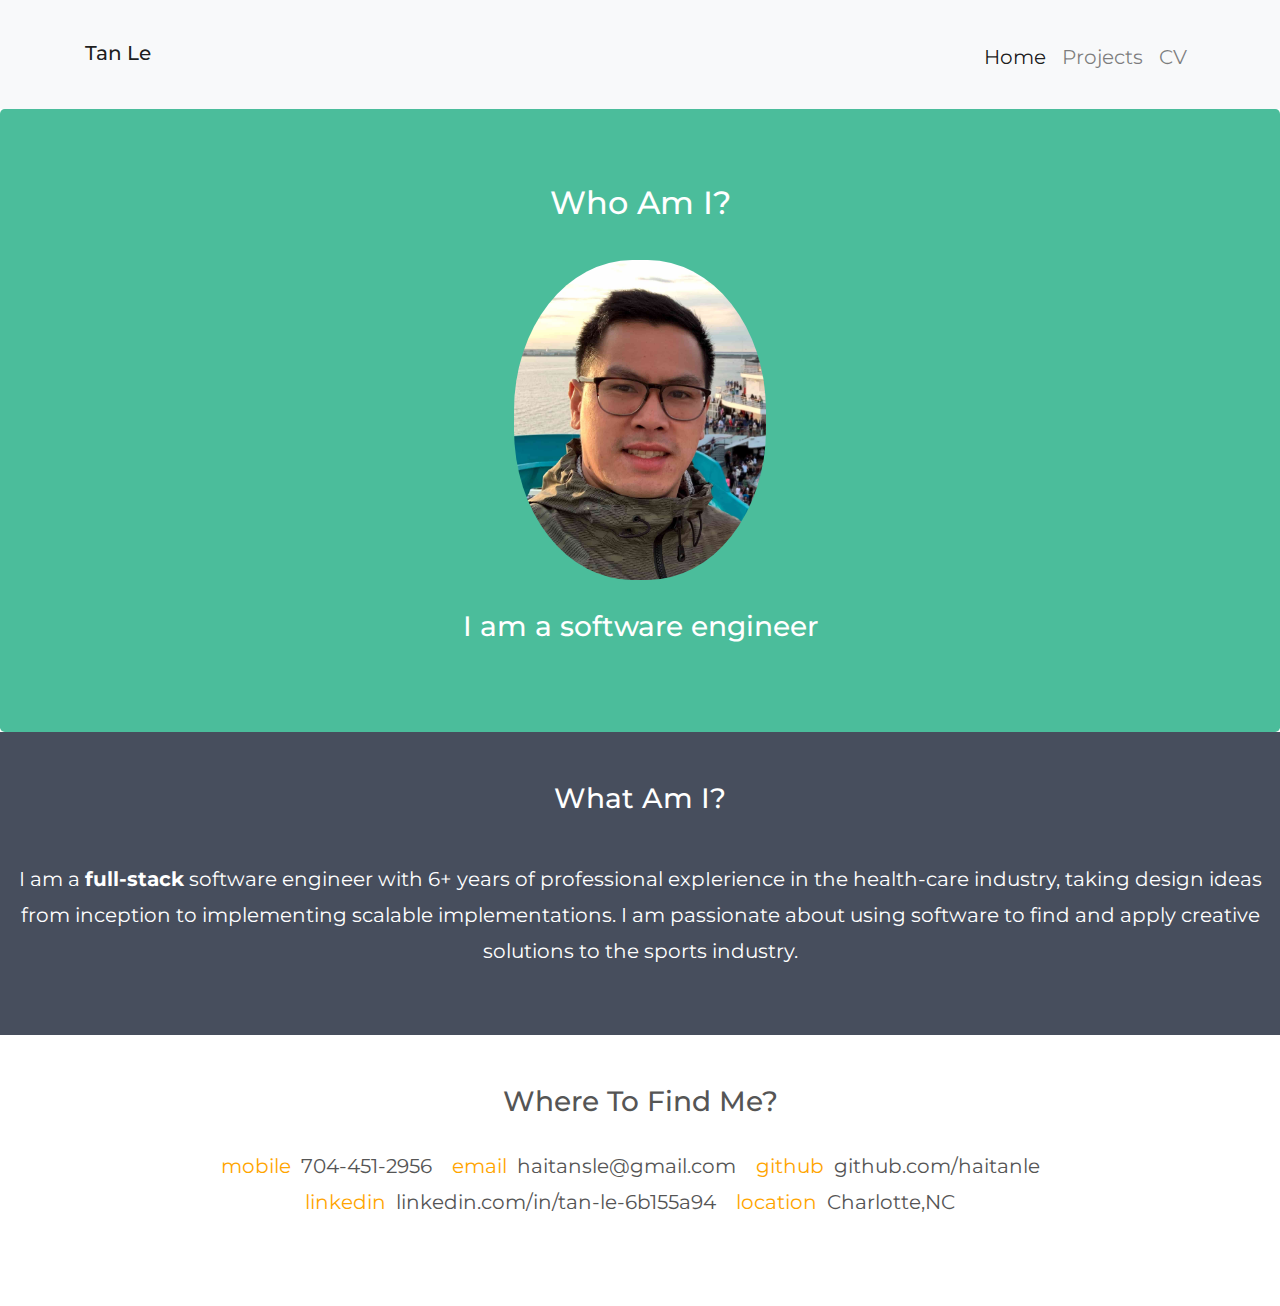
<file: index.html>
<!DOCTYPE html>

<html lang="en">
  <head>
    <!-- Required meta tags -->
    <meta charset="utf-8">

    <meta name="viewport" content="width=device-width, initial-scale=1">

    <!-- Bootstrap CSS -->
    <link rel="stylesheet" href="https://stackpath.bootstrapcdn.com/bootstrap/4.3.1/css/bootstrap.min.css" integrity="sha384-ggOyR0iXCbMQv3Xipma34MD+dH/1fQ784/j6cY/iJTQUOhcWr7x9JvoRxT2MZw1T" crossorigin="anonymous">
    <link href="https://fonts.googleapis.com/css?family=Montserrat" rel="stylesheet">
    <link rel="stylesheet" type="text/css" href="style.css">

    <title>Tan Le's Webpage</title>
  </head>
<body>

  <nav class="navbar navbar-expand-lg navbar-light bg-light">
  <div class="container">
  <h1 class="navbar-brand" href="#">Tan Le</h1>
  <button class="navbar-toggler" type="button" data-toggle="collapse" data-target="#navbarNav" aria-controls="navbarNav" aria-expanded="false" aria-label="Toggle navigation">
    <span class="navbar-toggler-icon"></span>
  </button>
  <div class="collapse justify-content-end navbar-collapse" id="navbarNav">
    <ul class="navbar-nav">
      <li class="nav-item active">
        <a class="nav-link" href="#">Home <span class="sr-only">(current)</span></a>
      </li>
      <li class="nav-item">
        <a class="nav-link" href="projects.html">Projects</a>
      </li>
      <li class="nav-item">
        <a class="nav-link" href="portfolio-resume-mvc/index.html">CV</a>
      </li>
<!--       <li class="nav-item">
        <a class="nav-link" href="#">Blog</a>
      </li> -->
    </ul>
  </div>
</div>
</nav>

<div class="jumbotron bio text-center">
  <h2>Who Am I?</h2>
  <img class="img-fluid" src="biopic.jpg" alt="a picture of Tan Le">
  <h3>I am a software engineer</h3>
</div>

<div class="container-fluid description text-center">
  <h3>What Am I?</h3>
  <p>I am a <b>full-stack</b> software engineer with 6+ years of professional expIerience in the health-care industry, taking design ideas from inception to implementing scalable implementations. I am passionate about using software to find and apply creative solutions to the sports industry.</p>
</div>

<footer class="container-fluid contact text-center">
  <h3>Where To Find Me?</h3>
  <ul class="container"><li><span class="orange-text">mobile</span><span class="white-text">704-451-2956</span></li><li><span class="orange-text">email</span><span class="white-text">haitansle@gmail.com</span></li><li><span class="orange-text">github</span><span class="white-text"><a href="https://www.github.com/haitanle">github.com/haitanle</a></span></li><li><span class="orange-text">linkedin</span><span class="white-text"><a href="https://www.linkedin.com/in/tan-le-6b155a94">linkedin.com/in/tan-le-6b155a94</a></span></li><li><span class="orange-text">location</span><span class="white-text">Charlotte,NC</span></li></ul>
</footer>



    <!-- Optional JavaScript -->
    <!-- jQuery first, then Popper.js, then Bootstrap JS -->
    <script src="https://code.jquery.com/jquery-3.3.1.slim.min.js" integrity="sha384-q8i/X+965DzO0rT7abK41JStQIAqVgRVzpbzo5smXKp4YfRvH+8abtTE1Pi6jizo" crossorigin="anonymous"></script>

    <script src="https://cdnjs.cloudflare.com/ajax/libs/popper.js/1.14.7/umd/popper.min.js" integrity="sha384-UO2eT0CpHqdSJQ6hJty5KVphtPhzWj9WO1clHTMGa3JDZwrnQq4sF86dIHNDz0W1" crossorigin="anonymous"></script>

    <script src="https://stackpath.bootstrapcdn.com/bootstrap/4.3.1/js/bootstrap.min.js" integrity="sha384-JjSmVgyd0p3pXB1rRibZUAYoIIy6OrQ6VrjIEaFf/nJGzIxFDsf4x0xIM+B07jRM" crossorigin="anonymous"></script>
  </body>
</html>
</file>
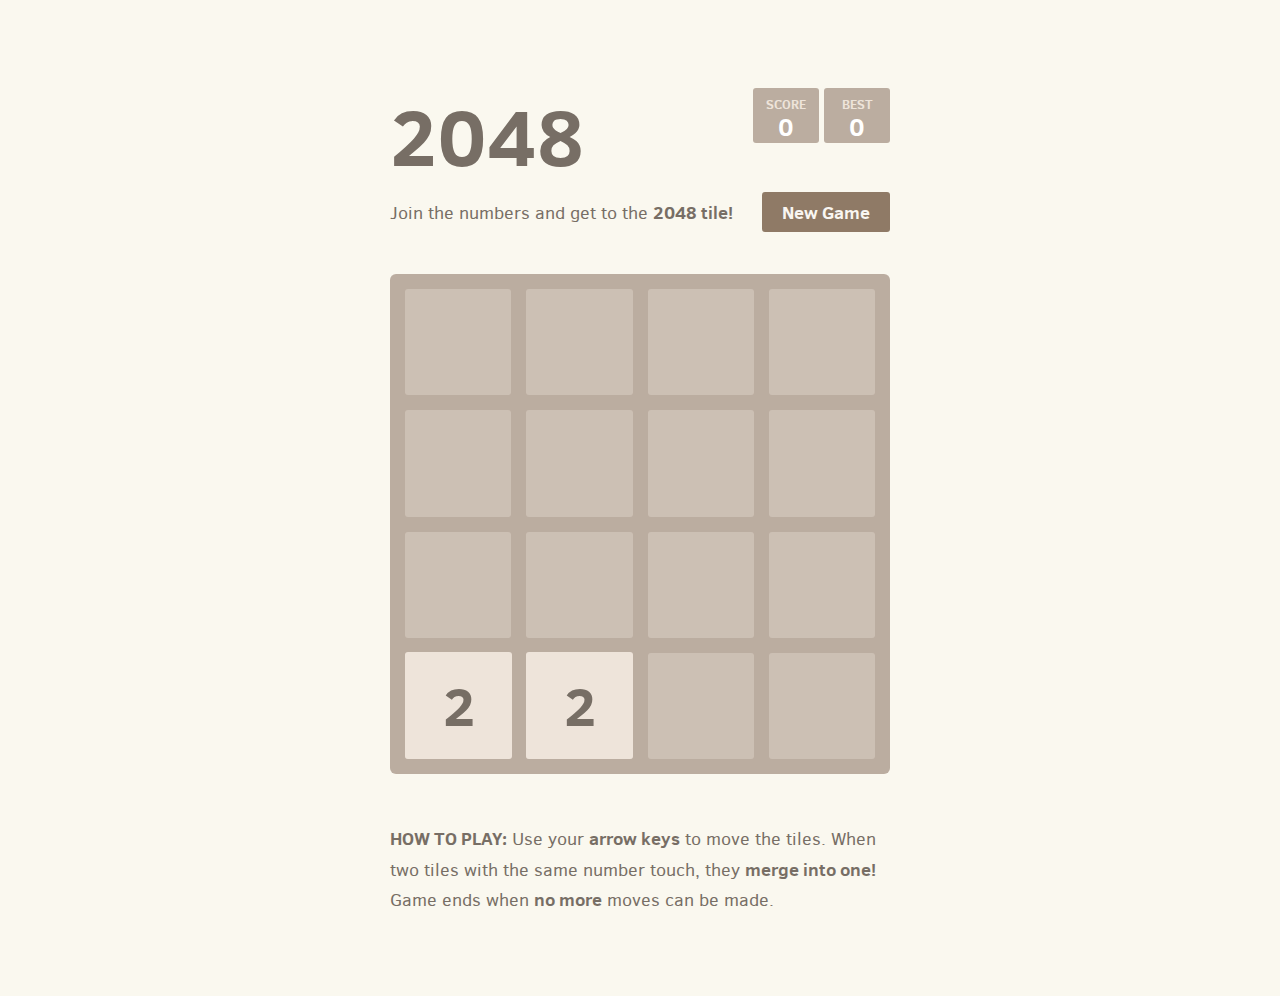
<file: 2048/index.html>
<!DOCTYPE html>
<html>
<head>
  <meta charset="utf-8">
  <title>2048</title>

  <link href="style/main.css" rel="stylesheet" type="text/css">
  <link rel="shortcut icon" href="favicon.ico">
  <link rel="apple-touch-icon" href="meta/apple-touch-icon.png">
  <link rel="apple-touch-startup-image" href="meta/apple-touch-startup-image-640x1096.png" media="(device-width: 320px) and (device-height: 568px) and (-webkit-device-pixel-ratio: 2)"> <!-- iPhone 5+ -->
  <link rel="apple-touch-startup-image" href="meta/apple-touch-startup-image-640x920.png"  media="(device-width: 320px) and (device-height: 480px) and (-webkit-device-pixel-ratio: 2)"> <!-- iPhone, retina -->
  <meta name="apple-mobile-web-app-capable" content="yes">
  <meta name="apple-mobile-web-app-status-bar-style" content="black">

  <meta name="HandheldFriendly" content="True">
  <meta name="MobileOptimized" content="320">
  <meta name="viewport" content="width=device-width, target-densitydpi=160dpi, initial-scale=1.0, maximum-scale=1, user-scalable=no, minimal-ui">
</head>
<body>
  <div class="container">
    <div class="heading">
      <h1 class="title">2048</h1>
      <div class="scores-container">
        <div class="score-container">0</div>
        <div class="best-container">0</div>
      </div>
    </div>

    <div class="above-game">
      <p class="game-intro">Join the numbers and get to the <strong>2048 tile!</strong></p>
      <a class="restart-button">New Game</a>
    </div>

    <div class="game-container">
      <div class="game-message">
        <p></p>
        <div class="lower">
	        <a class="keep-playing-button">Keep going</a>
          <a class="retry-button">Try again</a>
        </div>
      </div>

      <div class="grid-container">
        <div class="grid-row">
          <div class="grid-cell"></div>
          <div class="grid-cell"></div>
          <div class="grid-cell"></div>
          <div class="grid-cell"></div>
        </div>
        <div class="grid-row">
          <div class="grid-cell"></div>
          <div class="grid-cell"></div>
          <div class="grid-cell"></div>
          <div class="grid-cell"></div>
        </div>
        <div class="grid-row">
          <div class="grid-cell"></div>
          <div class="grid-cell"></div>
          <div class="grid-cell"></div>
          <div class="grid-cell"></div>
        </div>
        <div class="grid-row">
          <div class="grid-cell"></div>
          <div class="grid-cell"></div>
          <div class="grid-cell"></div>
          <div class="grid-cell"></div>
        </div>
      </div>

      <div class="tile-container">

      </div>
    </div>

    <p class="game-explanation">
      <strong class="important">How to play:</strong> Use your <strong>arrow keys</strong> to move the tiles. When two tiles with the same number touch, they <strong>merge into one!</strong> Game ends when <strong>no more</strong> moves can be made.
    </p>
  </div>

  <script src="js/bind_polyfill.js"></script>
  <script src="js/classlist_polyfill.js"></script>
  <script src="js/animframe_polyfill.js"></script>
  <script src="js/keyboard_input_manager.js"></script>
  <script src="js/html_actuator.js"></script>
  <script src="js/grid.js"></script>
  <script src="js/tile.js"></script>
  <script src="js/local_storage_manager.js"></script>
  <script src="js/game_manager.js"></script>
  <script src="js/application.js"></script>
</body>
</html>
</file>
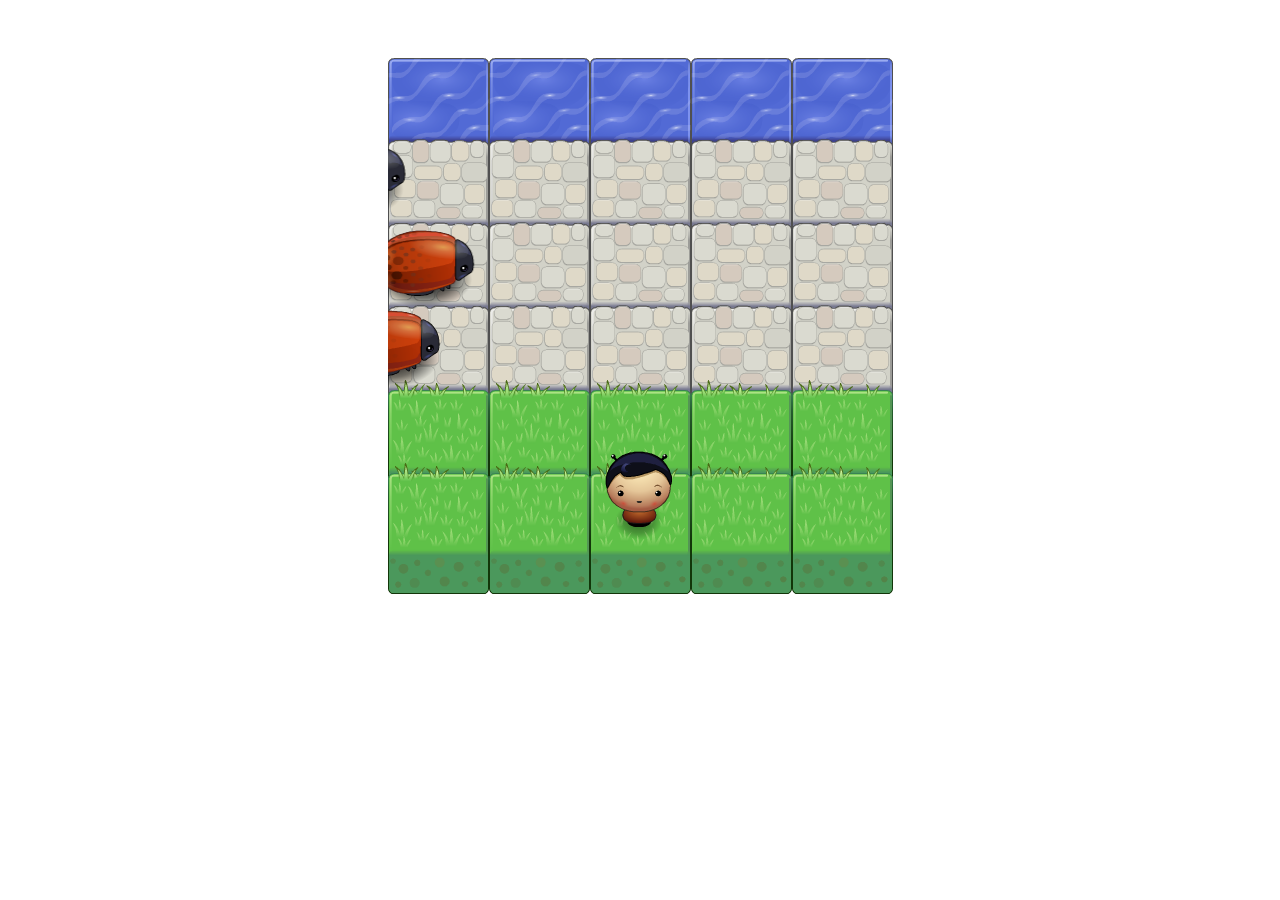
<file: frogger/index.html>
<!DOCTYPE html>
<html>
<head>
    <meta charset="UTF-8">
    <title>Effective JavaScript: Frogger</title>
    <link rel="stylesheet" href="css/style.css">
</head>
<body>
    <script src="js/resources.js"></script>
    <script src="js/app.js"></script>
    <script src="js/engine.js"></script>
</body>
</html>
</file>
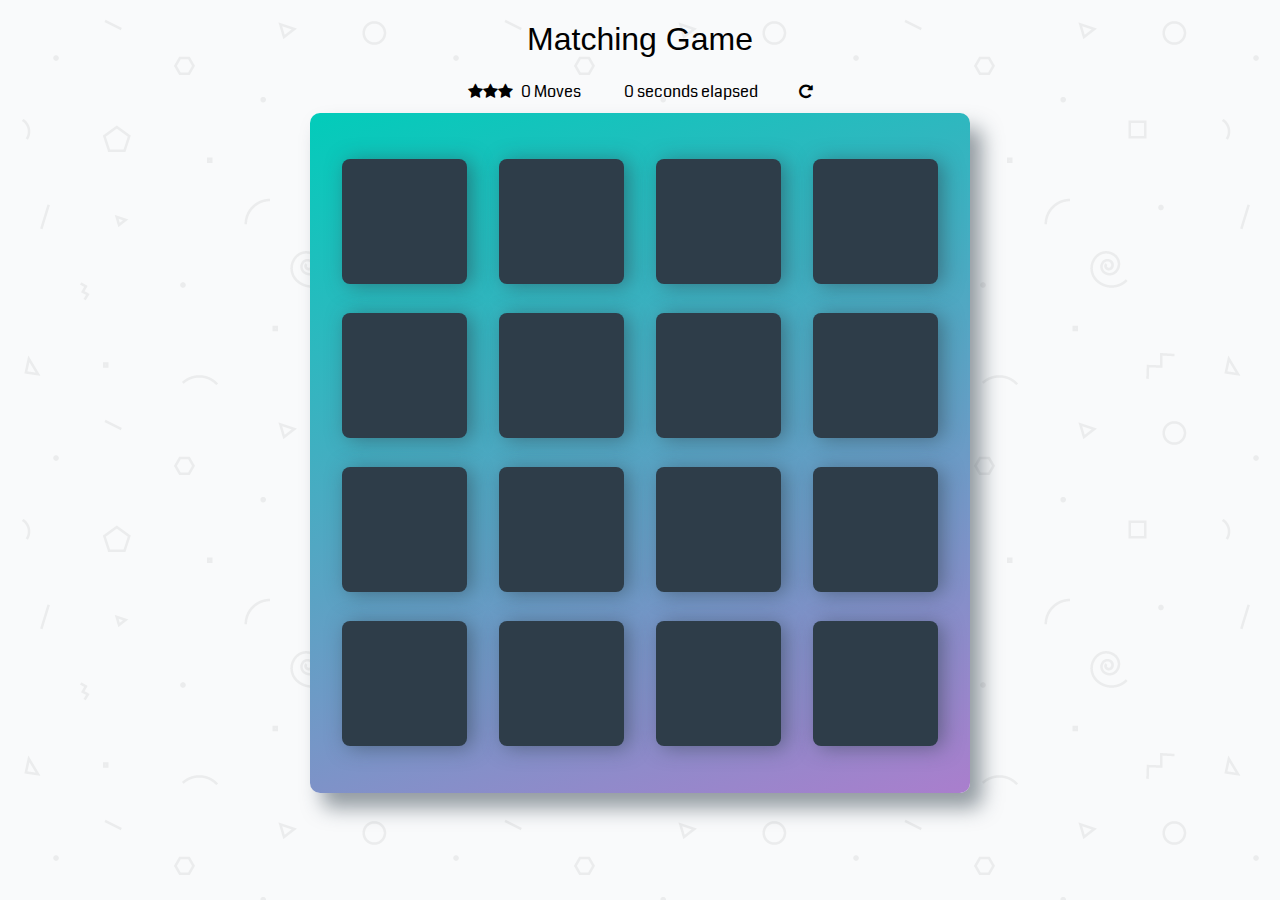
<file: match-game/index.html>
<!doctype html>
<html lang="en">
<head>
    <meta charset="utf-8">
    <title>Matching Game</title>
    <meta name="description" content="">
    <link rel="stylesheet prefetch" href="https://maxcdn.bootstrapcdn.com/font-awesome/4.6.1/css/font-awesome.min.css">
    <link rel="stylesheet prefetch" href="https://fonts.googleapis.com/css?family=Coda">
    <link rel="stylesheet" href="app.css">
</head>
<body>
    <div class="container">
        <header>
            <h1>Matching Game</h1>
        </header>

        <section class="score-panel">
        	<ul class="stars">
        		<li><i class="fa fa-star"></i></li>
        		<li><i class="fa fa-star"></i></li>
        		<li><i class="fa fa-star"></i></li>
        	</ul>

        	<span class="moves">3</span> Moves
            
            <span class="timer">0</span> seconds elapsed

            <div class="restart">
        		<i class="fa fa-repeat"></i>
        	</div>
        </section>
        <ul class="deck"></ul>
    </div>
    <div class='finished'>
        <h1>Congratulation! You Won!</h1>
        <div class='finished-result'></div>
        <button type="button" onclick="setupGame()">Play Again</button>
    </div>
    <script src="app.js"></script>
</body>
</html>
</file>
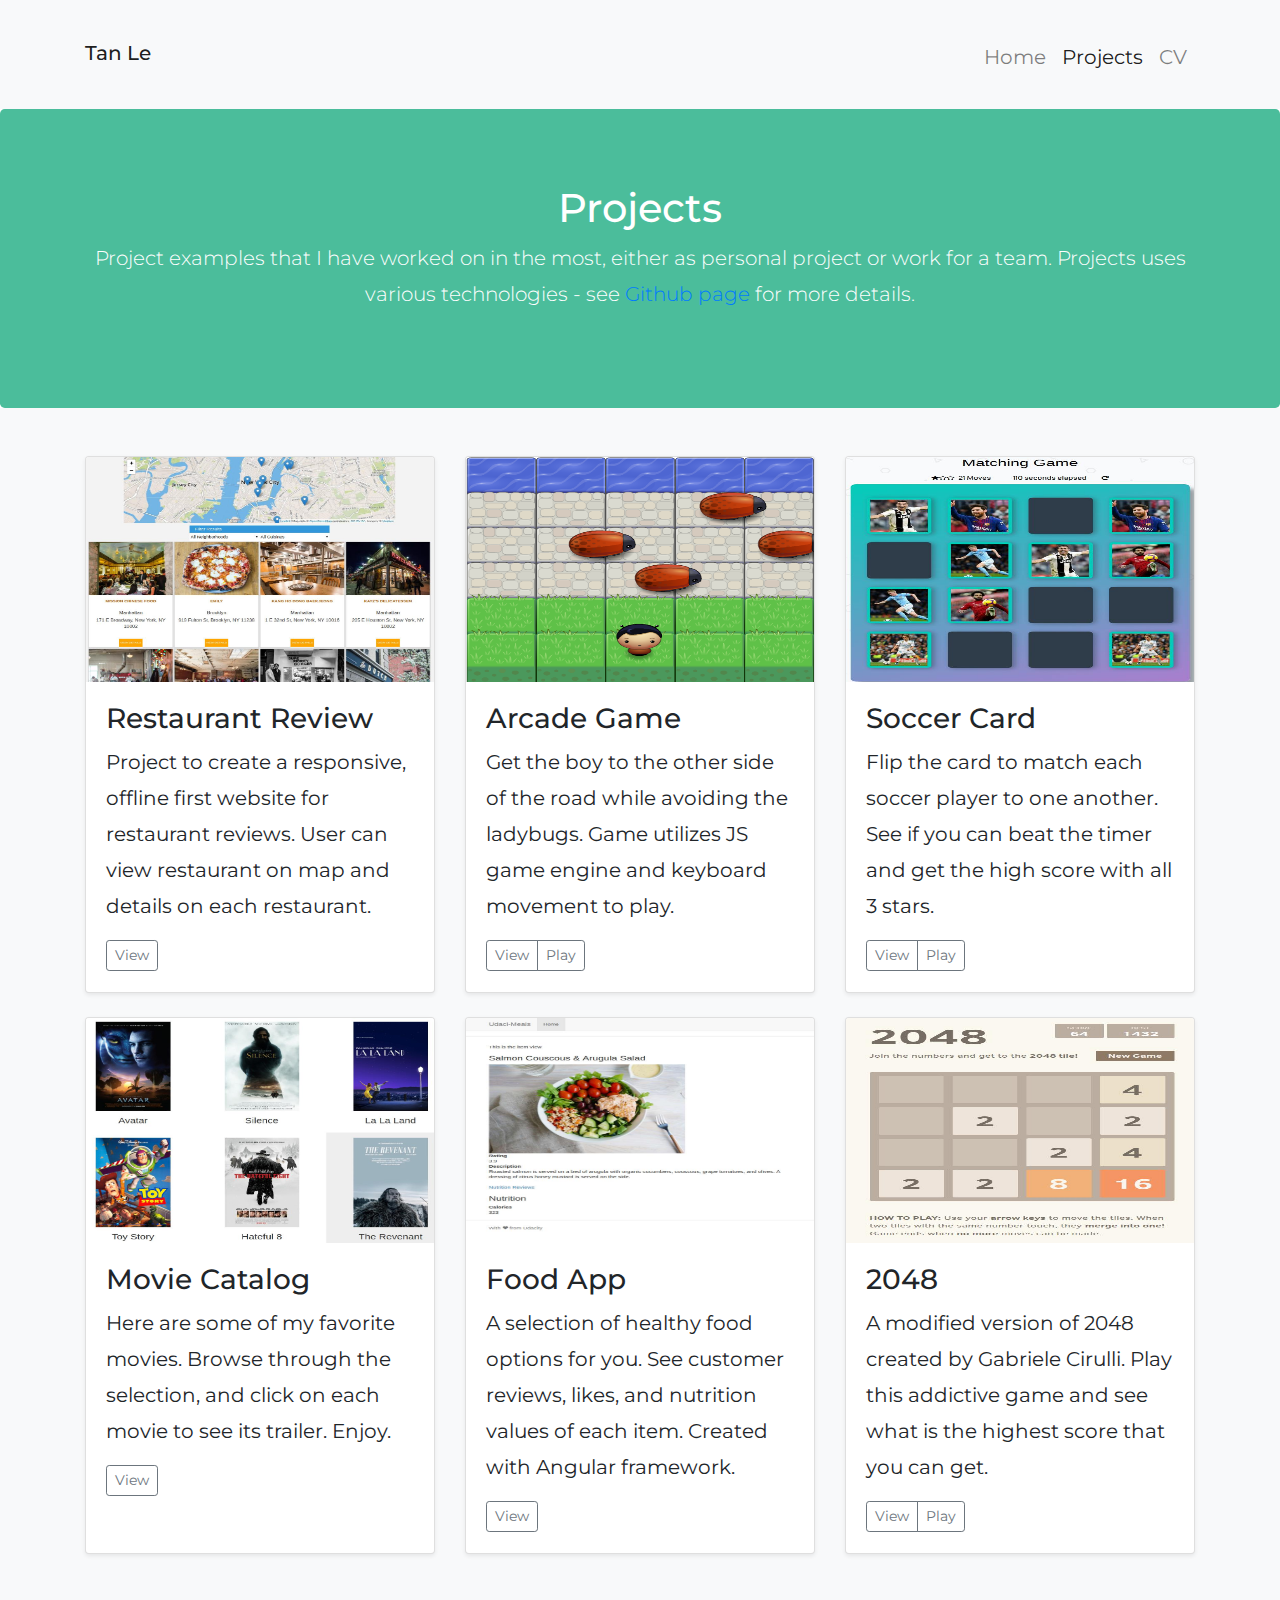
<file: projects.html>
<!doctype html>
<html lang="en">
  <head>
    <!-- Required meta tags -->
    <meta charset="utf-8">

    <meta name="viewport" content="width=device-width, initial-scale=1">

    <!-- Bootstrap CSS -->
    <link rel="stylesheet" href="https://stackpath.bootstrapcdn.com/bootstrap/4.3.1/css/bootstrap.min.css" integrity="sha384-ggOyR0iXCbMQv3Xipma34MD+dH/1fQ784/j6cY/iJTQUOhcWr7x9JvoRxT2MZw1T" crossorigin="anonymous">
    <link href="https://fonts.googleapis.com/css?family=Montserrat" rel="stylesheet">
    <link rel="stylesheet" type="text/css" href="style.css">

    <title>Tan Le's Webpage</title>
  </head>
<body>

  <nav class="navbar navbar-expand-lg navbar-light bg-light">
  <div class="container">
  <h1 class="navbar-brand" href="#">Tan Le</h1>
  <button class="navbar-toggler" type="button" data-toggle="collapse" data-target="#navbarNav" aria-controls="navbarNav" aria-expanded="false" aria-label="Toggle navigation">
    <span class="navbar-toggler-icon"></span>
  </button>
  <div class="collapse justify-content-end navbar-collapse" id="navbarNav">
    <ul class="navbar-nav">
      <li class="nav-item">
        <a class="nav-link" href="index.html">Home<span class="sr-only">(current)</span></a>
      </li>
      <li class="nav-item active">
        <a class="nav-link" href="#">Projects</a>
      </li>
      <li class="nav-item">
        <a class="nav-link" href="portfolio-resume-mvc/index.html">CV</a>
      </li>
<!--       <li class="nav-item">
        <a class="nav-link" href="#">Blog</a>
      </li> -->
    </ul>
  </div>
</div>
</nav>

<section class="jumbotron text-center projects">
    <div class="container">
      <h1 class="jumbotron-heading">Projects</h1>
      <p class="lead">Project examples that I have worked on in the most, either as personal project or work for a team. Projects uses various technologies - see <a href="https://github.com/haitanle">Github page</a> for more details.</p>
    </div>
  </section>

<div class="album py-5 bg-light">
    <div class="container">
      <div class="row">

        <div class="col-md-4">
          <div class="card mb-4 shadow-sm">
            <img class="bd-placeholder-img card-img-top" width="100%" height="225" src="images/restaurant.jpg">
            <div class="card-body">
              <h3>Restaurant Review</h3>
              <p class="card-text">Project to create a responsive, offline first website for restaurant reviews. User can view restaurant on map and details on each restaurant.</p>
              <div class="d-flex justify-content-between align-items-center">
                <div class="btn-group">
                  <button type="button" href="#" class="btn btn-sm btn-outline-secondary" data-toggle="modal" data-target="#videoModal" data-theVideo="https://www.youtube.com/embed/DK_5E67QPFw">View</button>
                </div>
              </div>
            </div>
          </div>
        </div>

        <div class="col-md-4">
          <div class="card mb-4 shadow-sm">
            <img class="bd-placeholder-img card-img-top" width="100%" height="225" src="images/frogger.png">
            <div class="card-body">
              <h3>Arcade Game</h3>
              <p class="card-text">Get the boy to the other side of the road while avoiding the ladybugs. Game utilizes JS game engine and keyboard movement to play.</p>
              <div class="d-flex justify-content-between align-items-center">
                <div class="btn-group">
                  <button type="button" href="#" class="btn btn-sm btn-outline-secondary" data-toggle="modal" data-target="#videoModal" data-theVideo="https://www.youtube.com/embed/4ntdANRfSrc">View</button>
                  <a href="frogger/index.html" class="btn btn-sm btn-outline-secondary">Play</a>
                  </div>
                </div>
              </div>
            </div>
          </div>

        <div class="col-md-4">
          <div class="card mb-4 shadow-sm">
            <img class="bd-placeholder-img card-img-top" width="100%" height="225" src="images/match-game.jpg">
            <div class="card-body">
              <h3>Soccer Card</h3>
              <p class="card-text">Flip the card to match each soccer player to one another. See if you can beat the timer and get the high score with all 3 stars.</p>
              <div class="d-flex justify-content-between align-items-center">
                <div class="btn-group">
                  <button type="button" href="#" class="btn btn-sm btn-outline-secondary" data-toggle="modal" data-target="#videoModal" data-theVideo="https://www.youtube.com/embed/4VLqrKwI110">View</button>
                  <a href="match-game/index.html" class="btn btn-sm btn-outline-secondary">Play</a>
                  </div>
                </div>
              </div>
            </div>
          </div>

        <div class="col-md-4">
          <div class="card mb-4 shadow-sm">
            <img class="bd-placeholder-img card-img-top" width="100%" height="225" src="images/movies.jpg">
            <div class="card-body">
              <h3>Movie Catalog</h3>
              <p class="card-text">Here are some of my favorite movies. Browse through the selection, and click on each movie to see its trailer. Enjoy.</p>
              <div class="d-flex justify-content-between align-items-center">
                <div class="btn-group">
                  <button type="button" href="#" class="btn btn-sm btn-outline-secondary" data-toggle="modal" data-target="#videoModal" data-theVideo="https://www.youtube.com/embed/zC2dAiFkeis">View</button>
                  </div>
                </div>
              </div>
            </div>
          </div>

        <div class="col-md-4">
          <div class="card mb-4 shadow-sm">
            <img class="bd-placeholder-img card-img-top" width="100%" height="225" src="images/food-menu.jpg">
            <div class="card-body">
              <h3>Food App</h3>
              <p class="card-text">A selection of healthy food options for you. See customer reviews, likes, and nutrition values of each item. Created with Angular framework.</p>
              <div class="d-flex justify-content-between align-items-center">
                <div class="btn-group">
                  <button type="button" href="#" class="btn btn-sm btn-outline-secondary" data-toggle="modal" data-target="#videoModal" data-theVideo="https://www.youtube.com/embed/JZghh4iarRQ">View</button>
                  </div>
                </div>
              </div>
            </div>
          </div>


        <div class="col-md-4">
          <div class="card mb-4 shadow-sm">
            <img class="bd-placeholder-img card-img-top" width="100%" height="225" src="images/2048.jpg">
            <div class="card-body">
              <h3>2048</h3>
              <p class="card-text">A modified version of 2048 created by Gabriele Cirulli. Play this addictive game and see what is the highest score that you can get.</p>
              <div class="d-flex justify-content-between align-items-center">
                <div class="btn-group">
                  <button type="button" href="#" class="btn btn-sm btn-outline-secondary" data-toggle="modal" data-target="#videoModal" data-theVideo="https://www.youtube.com/embed/hncr_7eBSf4">View</button>
                  <a href="2048/index.html" class="btn btn-sm btn-outline-secondary">Play</a>
                  </div>
                  </div>
                </div>
              </div>
            </div>
          </div>

      <!----------------------- Video player   ---------------------->
      <div class="modal fade" id="videoModal" tabindex="-1" role="dialog" aria-labelledby="videoModal" aria-hidden="true">
          <div class="modal-dialog">
              <div class="modal-content">
                  <div class="modal-body embed-responsive embed-responsive-4by3">
                      <button type="button" class="close" data-dismiss="modal" aria-hidden="true">&times;</button>
                      <div>
                          <iframe class="embed-responsive-item" width="600" height="800" src="" allow="autoplay; encrypted-media" allowfullscreen></iframe>
                      </div>
                  </div>
              </div>
          </div>
      </div>
      </div>


      </div>
    </div>
  </div>


    <!-- Optional JavaScript -->
    <!-- jQuery first, then Popper.js, then Bootstrap JS -->
    <script src="https://code.jquery.com/jquery-3.3.1.slim.min.js" integrity="sha384-q8i/X+965DzO0rT7abK41JStQIAqVgRVzpbzo5smXKp4YfRvH+8abtTE1Pi6jizo" crossorigin="anonymous"></script>

    <script src="https://cdnjs.cloudflare.com/ajax/libs/popper.js/1.14.7/umd/popper.min.js" integrity="sha384-UO2eT0CpHqdSJQ6hJty5KVphtPhzWj9WO1clHTMGa3JDZwrnQq4sF86dIHNDz0W1" crossorigin="anonymous"></script>

    <script src="https://stackpath.bootstrapcdn.com/bootstrap/4.3.1/js/bootstrap.min.js" integrity="sha384-JjSmVgyd0p3pXB1rRibZUAYoIIy6OrQ6VrjIEaFf/nJGzIxFDsf4x0xIM+B07jRM" crossorigin="anonymous"></script>

    <script>
    autoPlayYouTubeModal();

    //FUNCTION TO GET AND AUTO PLAY YOUTUBE VIDEO FROM DATATAG
    function autoPlayYouTubeModal() {
        var trigger = $("body").find('[data-toggle="modal"]');
        trigger.click(function () {
            var theModal = $(this).data("target"),
                videoSRC = $(this).attr("data-theVideo"),
                videoSRCauto = videoSRC + "?autoplay=1";
            $(theModal + ' iframe').attr('src', videoSRCauto);
            $(theModal + ' button.close').click(function () {
                $(theModal + ' iframe').attr('src', videoSRC);
            });
        });
    }
    </script>
  </body>
</html>
</file>
<file: style.css>
html, body {
	height: 100%;
}

body {
  font: 20px "Montserrat", sans-serif;
  line-height: 1.8;
  color: #f5f6f7;
}

p {font-size: 20px;}

.navbar {
	padding-top: 30px;
    padding-bottom: 25px;
}

.bio, .projects {
	background-color: #4bbd9b;
	color: #ffffff;
	margin: 0;
	padding-top: 75px;
    padding-bottom: 80px;
}

.bio img {
	height: 320px;          /* Green */
	border-radius: 47%;
	margin: 30px 0 30px 0;
}

.description {
	background-color: #474e5d;   /*Dark Blue */
	color: #ffffff;
	padding-top: 50px;
    padding-bottom: 50px;
}

.description h3 {
	margin-bottom: 45px;
}

.contact {
	background-color: #ffffff; /* White */
    color: #555555;
    padding-top: 50px;
    padding-bottom: 70px;
}

.contact h3 {
	margin-bottom: 30px;
}

.contact .container li {
	list-style-type: none;
	margin-right: 20px;
}

.orange-text {
	color: orange;
	margin-right: 10px;
}

.white-text a {
	color: #555555
}

footer .container {
	display: flex;
	flex-wrap: wrap;
	justify-content: center;
}

.card-body {
	color: #212529
}

.modal-content {
	border: none;
	background-color: #fff0;
}

.modal-dialog {
	max-width: 800px;
}


@media screen and (max-width: 255px){
	h3 {
		font-size: 1rem;
	}

	p {
		font-size: 14px;
	}

	.contact .container {
		font-size: 10px;
	}
}

@media screen and (min-width: 770px){
	.card-body {
		height: 555px;
	}
}


@media screen and (min-width: 990px){
	.card-body {
		height: 410px;
	}
}


@media screen and (min-width: 1200px){
	.card-body {
		height: 310px;
	}
}
</file>
<file: 2048/style/main.css>
@import url(fonts/clear-sans.css);
html, body {
  margin: 0;
  padding: 0;
  background: #faf8ef;
  color: #776e65;
  font-family: "Clear Sans", "Helvetica Neue", Arial, sans-serif;
  font-size: 18px; }

body {
  margin: 80px 0; }

.heading:after {
  content: "";
  display: block;
  clear: both; }

h1.title {
  font-size: 80px;
  font-weight: bold;
  margin: 0;
  display: block;
  float: left; }

@-webkit-keyframes move-up {
  0% {
    top: 25px;
    opacity: 1; }

  100% {
    top: -50px;
    opacity: 0; } }
@-moz-keyframes move-up {
  0% {
    top: 25px;
    opacity: 1; }

  100% {
    top: -50px;
    opacity: 0; } }
@keyframes move-up {
  0% {
    top: 25px;
    opacity: 1; }

  100% {
    top: -50px;
    opacity: 0; } }
.scores-container {
  float: right;
  text-align: right; }

.score-container, .best-container {
  position: relative;
  display: inline-block;
  background: #bbada0;
  padding: 15px 25px;
  font-size: 25px;
  height: 25px;
  line-height: 47px;
  font-weight: bold;
  border-radius: 3px;
  color: white;
  margin-top: 8px;
  text-align: center; }
  .score-container:after, .best-container:after {
    position: absolute;
    width: 100%;
    top: 10px;
    left: 0;
    text-transform: uppercase;
    font-size: 13px;
    line-height: 13px;
    text-align: center;
    color: #eee4da; }
  .score-container .score-addition, .best-container .score-addition {
    position: absolute;
    right: 30px;
    color: red;
    font-size: 25px;
    line-height: 25px;
    font-weight: bold;
    color: rgba(119, 110, 101, 0.9);
    z-index: 100;
    -webkit-animation: move-up 600ms ease-in;
    -moz-animation: move-up 600ms ease-in;
    animation: move-up 600ms ease-in;
    -webkit-animation-fill-mode: both;
    -moz-animation-fill-mode: both;
    animation-fill-mode: both; }

.score-container:after {
  content: "Score"; }

.best-container:after {
  content: "Best"; }

p {
  margin-top: 0;
  margin-bottom: 10px;
  line-height: 1.65; }

a {
  color: #776e65;
  font-weight: bold;
  text-decoration: underline;
  cursor: pointer; }

strong.important {
  text-transform: uppercase; }

hr {
  border: none;
  border-bottom: 1px solid #d8d4d0;
  margin-top: 20px;
  margin-bottom: 30px; }

.container {
  width: 500px;
  margin: 0 auto; }

@-webkit-keyframes fade-in {
  0% {
    opacity: 0; }

  100% {
    opacity: 1; } }
@-moz-keyframes fade-in {
  0% {
    opacity: 0; }

  100% {
    opacity: 1; } }
@keyframes fade-in {
  0% {
    opacity: 0; }

  100% {
    opacity: 1; } }
.game-container {
  margin-top: 40px;
  position: relative;
  padding: 15px;
  cursor: default;
  -webkit-touch-callout: none;
  -ms-touch-callout: none;
  -webkit-user-select: none;
  -moz-user-select: none;
  -ms-user-select: none;
  -ms-touch-action: none;
  touch-action: none;
  background: #bbada0;
  border-radius: 6px;
  width: 500px;
  height: 500px;
  -webkit-box-sizing: border-box;
  -moz-box-sizing: border-box;
  box-sizing: border-box; }
  .game-container .game-message {
    display: none;
    position: absolute;
    top: 0;
    right: 0;
    bottom: 0;
    left: 0;
    background: rgba(238, 228, 218, 0.5);
    z-index: 100;
    text-align: center;
    -webkit-animation: fade-in 800ms ease 1200ms;
    -moz-animation: fade-in 800ms ease 1200ms;
    animation: fade-in 800ms ease 1200ms;
    -webkit-animation-fill-mode: both;
    -moz-animation-fill-mode: both;
    animation-fill-mode: both; }
    .game-container .game-message p {
      font-size: 60px;
      font-weight: bold;
      height: 60px;
      line-height: 60px;
      margin-top: 222px; }
    .game-container .game-message .lower {
      display: block;
      margin-top: 59px; }
    .game-container .game-message a {
      display: inline-block;
      background: #8f7a66;
      border-radius: 3px;
      padding: 0 20px;
      text-decoration: none;
      color: #f9f6f2;
      height: 40px;
      line-height: 42px;
      margin-left: 9px; }
      .game-container .game-message a.keep-playing-button {
        display: none; }
    .game-container .game-message.game-won {
      background: rgba(237, 194, 46, 0.5);
      color: #f9f6f2; }
      .game-container .game-message.game-won a.keep-playing-button {
        display: inline-block; }
    .game-container .game-message.game-won, .game-container .game-message.game-over {
      display: block; }

.grid-container {
  position: absolute;
  z-index: 1; }

.grid-row {
  margin-bottom: 15px; }
  .grid-row:last-child {
    margin-bottom: 0; }
  .grid-row:after {
    content: "";
    display: block;
    clear: both; }

.grid-cell {
  width: 106.25px;
  height: 106.25px;
  margin-right: 15px;
  float: left;
  border-radius: 3px;
  background: rgba(238, 228, 218, 0.35); }
  .grid-cell:last-child {
    margin-right: 0; }

.tile-container {
  position: absolute;
  z-index: 2; }

.tile, .tile .tile-inner {
  width: 107px;
  height: 107px;
  line-height: 107px; }
.tile.tile-position-1-1 {
  -webkit-transform: translate(0px, 0px);
  -moz-transform: translate(0px, 0px);
  -ms-transform: translate(0px, 0px);
  transform: translate(0px, 0px); }
.tile.tile-position-1-2 {
  -webkit-transform: translate(0px, 121px);
  -moz-transform: translate(0px, 121px);
  -ms-transform: translate(0px, 121px);
  transform: translate(0px, 121px); }
.tile.tile-position-1-3 {
  -webkit-transform: translate(0px, 242px);
  -moz-transform: translate(0px, 242px);
  -ms-transform: translate(0px, 242px);
  transform: translate(0px, 242px); }
.tile.tile-position-1-4 {
  -webkit-transform: translate(0px, 363px);
  -moz-transform: translate(0px, 363px);
  -ms-transform: translate(0px, 363px);
  transform: translate(0px, 363px); }
.tile.tile-position-2-1 {
  -webkit-transform: translate(121px, 0px);
  -moz-transform: translate(121px, 0px);
  -ms-transform: translate(121px, 0px);
  transform: translate(121px, 0px); }
.tile.tile-position-2-2 {
  -webkit-transform: translate(121px, 121px);
  -moz-transform: translate(121px, 121px);
  -ms-transform: translate(121px, 121px);
  transform: translate(121px, 121px); }
.tile.tile-position-2-3 {
  -webkit-transform: translate(121px, 242px);
  -moz-transform: translate(121px, 242px);
  -ms-transform: translate(121px, 242px);
  transform: translate(121px, 242px); }
.tile.tile-position-2-4 {
  -webkit-transform: translate(121px, 363px);
  -moz-transform: translate(121px, 363px);
  -ms-transform: translate(121px, 363px);
  transform: translate(121px, 363px); }
.tile.tile-position-3-1 {
  -webkit-transform: translate(242px, 0px);
  -moz-transform: translate(242px, 0px);
  -ms-transform: translate(242px, 0px);
  transform: translate(242px, 0px); }
.tile.tile-position-3-2 {
  -webkit-transform: translate(242px, 121px);
  -moz-transform: translate(242px, 121px);
  -ms-transform: translate(242px, 121px);
  transform: translate(242px, 121px); }
.tile.tile-position-3-3 {
  -webkit-transform: translate(242px, 242px);
  -moz-transform: translate(242px, 242px);
  -ms-transform: translate(242px, 242px);
  transform: translate(242px, 242px); }
.tile.tile-position-3-4 {
  -webkit-transform: translate(242px, 363px);
  -moz-transform: translate(242px, 363px);
  -ms-transform: translate(242px, 363px);
  transform: translate(242px, 363px); }
.tile.tile-position-4-1 {
  -webkit-transform: translate(363px, 0px);
  -moz-transform: translate(363px, 0px);
  -ms-transform: translate(363px, 0px);
  transform: translate(363px, 0px); }
.tile.tile-position-4-2 {
  -webkit-transform: translate(363px, 121px);
  -moz-transform: translate(363px, 121px);
  -ms-transform: translate(363px, 121px);
  transform: translate(363px, 121px); }
.tile.tile-position-4-3 {
  -webkit-transform: translate(363px, 242px);
  -moz-transform: translate(363px, 242px);
  -ms-transform: translate(363px, 242px);
  transform: translate(363px, 242px); }
.tile.tile-position-4-4 {
  -webkit-transform: translate(363px, 363px);
  -moz-transform: translate(363px, 363px);
  -ms-transform: translate(363px, 363px);
  transform: translate(363px, 363px); }

.tile {
  position: absolute;
  -webkit-transition: 100ms ease-in-out;
  -moz-transition: 100ms ease-in-out;
  transition: 100ms ease-in-out;
  -webkit-transition-property: -webkit-transform;
  -moz-transition-property: -moz-transform;
  transition-property: transform; }
  .tile .tile-inner {
    border-radius: 3px;
    background: #eee4da;
    text-align: center;
    font-weight: bold;
    z-index: 10;
    font-size: 55px; }
  .tile.tile-2 .tile-inner {
    background: #eee4da;
    box-shadow: 0 0 30px 10px rgba(243, 215, 116, 0), inset 0 0 0 1px rgba(255, 255, 255, 0); }
  .tile.tile-4 .tile-inner {
    background: #ede0c8;
    box-shadow: 0 0 30px 10px rgba(243, 215, 116, 0), inset 0 0 0 1px rgba(255, 255, 255, 0); }
  .tile.tile-8 .tile-inner {
    color: #f9f6f2;
    background: #f2b179; }
  .tile.tile-16 .tile-inner {
    color: #f9f6f2;
    background: #f59563; }
  .tile.tile-32 .tile-inner {
    color: #f9f6f2;
    background: #f67c5f; }
  .tile.tile-64 .tile-inner {
    color: #f9f6f2;
    background: #f65e3b; }
  .tile.tile-128 .tile-inner {
    color: #f9f6f2;
    background: #edcf72;
    box-shadow: 0 0 30px 10px rgba(243, 215, 116, 0.2381), inset 0 0 0 1px rgba(255, 255, 255, 0.14286);
    font-size: 45px; }
    @media screen and (max-width: 520px) {
      .tile.tile-128 .tile-inner {
        font-size: 25px; } }
  .tile.tile-256 .tile-inner {
    color: #f9f6f2;
    background: #edcc61;
    box-shadow: 0 0 30px 10px rgba(243, 215, 116, 0.31746), inset 0 0 0 1px rgba(255, 255, 255, 0.19048);
    font-size: 45px; }
    @media screen and (max-width: 520px) {
      .tile.tile-256 .tile-inner {
        font-size: 25px; } }
  .tile.tile-512 .tile-inner {
    color: #f9f6f2;
    background: #edc850;
    box-shadow: 0 0 30px 10px rgba(243, 215, 116, 0.39683), inset 0 0 0 1px rgba(255, 255, 255, 0.2381);
    font-size: 45px; }
    @media screen and (max-width: 520px) {
      .tile.tile-512 .tile-inner {
        font-size: 25px; } }
  .tile.tile-1024 .tile-inner {
    color: #f9f6f2;
    background: #edc53f;
    box-shadow: 0 0 30px 10px rgba(243, 215, 116, 0.47619), inset 0 0 0 1px rgba(255, 255, 255, 0.28571);
    font-size: 35px; }
    @media screen and (max-width: 520px) {
      .tile.tile-1024 .tile-inner {
        font-size: 15px; } }
  .tile.tile-2048 .tile-inner {
    color: #f9f6f2;
    background: #edc22e;
    box-shadow: 0 0 30px 10px rgba(243, 215, 116, 0.55556), inset 0 0 0 1px rgba(255, 255, 255, 0.33333);
    font-size: 35px; }
    @media screen and (max-width: 520px) {
      .tile.tile-2048 .tile-inner {
        font-size: 15px; } }
  .tile.tile-super .tile-inner {
    color: #f9f6f2;
    background: #3c3a32;
    font-size: 30px; }
    @media screen and (max-width: 520px) {
      .tile.tile-super .tile-inner {
        font-size: 10px; } }

@-webkit-keyframes appear {
  0% {
    opacity: 0;
    -webkit-transform: scale(0);
    -moz-transform: scale(0);
    -ms-transform: scale(0);
    transform: scale(0); }

  100% {
    opacity: 1;
    -webkit-transform: scale(1);
    -moz-transform: scale(1);
    -ms-transform: scale(1);
    transform: scale(1); } }
@-moz-keyframes appear {
  0% {
    opacity: 0;
    -webkit-transform: scale(0);
    -moz-transform: scale(0);
    -ms-transform: scale(0);
    transform: scale(0); }

  100% {
    opacity: 1;
    -webkit-transform: scale(1);
    -moz-transform: scale(1);
    -ms-transform: scale(1);
    transform: scale(1); } }
@keyframes appear {
  0% {
    opacity: 0;
    -webkit-transform: scale(0);
    -moz-transform: scale(0);
    -ms-transform: scale(0);
    transform: scale(0); }

  100% {
    opacity: 1;
    -webkit-transform: scale(1);
    -moz-transform: scale(1);
    -ms-transform: scale(1);
    transform: scale(1); } }
.tile-new .tile-inner {
  -webkit-animation: appear 200ms ease 100ms;
  -moz-animation: appear 200ms ease 100ms;
  animation: appear 200ms ease 100ms;
  -webkit-animation-fill-mode: backwards;
  -moz-animation-fill-mode: backwards;
  animation-fill-mode: backwards; }

@-webkit-keyframes pop {
  0% {
    -webkit-transform: scale(0);
    -moz-transform: scale(0);
    -ms-transform: scale(0);
    transform: scale(0); }

  50% {
    -webkit-transform: scale(1.2);
    -moz-transform: scale(1.2);
    -ms-transform: scale(1.2);
    transform: scale(1.2); }

  100% {
    -webkit-transform: scale(1);
    -moz-transform: scale(1);
    -ms-transform: scale(1);
    transform: scale(1); } }
@-moz-keyframes pop {
  0% {
    -webkit-transform: scale(0);
    -moz-transform: scale(0);
    -ms-transform: scale(0);
    transform: scale(0); }

  50% {
    -webkit-transform: scale(1.2);
    -moz-transform: scale(1.2);
    -ms-transform: scale(1.2);
    transform: scale(1.2); }

  100% {
    -webkit-transform: scale(1);
    -moz-transform: scale(1);
    -ms-transform: scale(1);
    transform: scale(1); } }
@keyframes pop {
  0% {
    -webkit-transform: scale(0);
    -moz-transform: scale(0);
    -ms-transform: scale(0);
    transform: scale(0); }

  50% {
    -webkit-transform: scale(1.2);
    -moz-transform: scale(1.2);
    -ms-transform: scale(1.2);
    transform: scale(1.2); }

  100% {
    -webkit-transform: scale(1);
    -moz-transform: scale(1);
    -ms-transform: scale(1);
    transform: scale(1); } }
.tile-merged .tile-inner {
  z-index: 20;
  -webkit-animation: pop 200ms ease 100ms;
  -moz-animation: pop 200ms ease 100ms;
  animation: pop 200ms ease 100ms;
  -webkit-animation-fill-mode: backwards;
  -moz-animation-fill-mode: backwards;
  animation-fill-mode: backwards; }

.above-game:after {
  content: "";
  display: block;
  clear: both; }

.game-intro {
  float: left;
  line-height: 42px;
  margin-bottom: 0; }

.restart-button {
  display: inline-block;
  background: #8f7a66;
  border-radius: 3px;
  padding: 0 20px;
  text-decoration: none;
  color: #f9f6f2;
  height: 40px;
  line-height: 42px;
  display: block;
  text-align: center;
  float: right; }

.game-explanation {
  margin-top: 50px; }

@media screen and (max-width: 520px) {
  html, body {
    font-size: 15px; }

  body {
    margin: 20px 0;
    padding: 0 20px; }

  h1.title {
    font-size: 27px;
    margin-top: 15px; }

  .container {
    width: 280px;
    margin: 0 auto; }

  .score-container, .best-container {
    margin-top: 0;
    padding: 15px 10px;
    min-width: 40px; }

  .heading {
    margin-bottom: 10px; }

  .game-intro {
    width: 55%;
    display: block;
    box-sizing: border-box;
    line-height: 1.65; }

  .restart-button {
    width: 42%;
    padding: 0;
    display: block;
    box-sizing: border-box;
    margin-top: 2px; }

  .game-container {
    margin-top: 17px;
    position: relative;
    padding: 10px;
    cursor: default;
    -webkit-touch-callout: none;
    -ms-touch-callout: none;
    -webkit-user-select: none;
    -moz-user-select: none;
    -ms-user-select: none;
    -ms-touch-action: none;
    touch-action: none;
    background: #bbada0;
    border-radius: 6px;
    width: 280px;
    height: 280px;
    -webkit-box-sizing: border-box;
    -moz-box-sizing: border-box;
    box-sizing: border-box; }
    .game-container .game-message {
      display: none;
      position: absolute;
      top: 0;
      right: 0;
      bottom: 0;
      left: 0;
      background: rgba(238, 228, 218, 0.5);
      z-index: 100;
      text-align: center;
      -webkit-animation: fade-in 800ms ease 1200ms;
      -moz-animation: fade-in 800ms ease 1200ms;
      animation: fade-in 800ms ease 1200ms;
      -webkit-animation-fill-mode: both;
      -moz-animation-fill-mode: both;
      animation-fill-mode: both; }
      .game-container .game-message p {
        font-size: 60px;
        font-weight: bold;
        height: 60px;
        line-height: 60px;
        margin-top: 222px; }
      .game-container .game-message .lower {
        display: block;
        margin-top: 59px; }
      .game-container .game-message a {
        display: inline-block;
        background: #8f7a66;
        border-radius: 3px;
        padding: 0 20px;
        text-decoration: none;
        color: #f9f6f2;
        height: 40px;
        line-height: 42px;
        margin-left: 9px; }
        .game-container .game-message a.keep-playing-button {
          display: none; }
      .game-container .game-message.game-won {
        background: rgba(237, 194, 46, 0.5);
        color: #f9f6f2; }
        .game-container .game-message.game-won a.keep-playing-button {
          display: inline-block; }
      .game-container .game-message.game-won, .game-container .game-message.game-over {
        display: block; }

  .grid-container {
    position: absolute;
    z-index: 1; }

  .grid-row {
    margin-bottom: 10px; }
    .grid-row:last-child {
      margin-bottom: 0; }
    .grid-row:after {
      content: "";
      display: block;
      clear: both; }

  .grid-cell {
    width: 57.5px;
    height: 57.5px;
    margin-right: 10px;
    float: left;
    border-radius: 3px;
    background: rgba(238, 228, 218, 0.35); }
    .grid-cell:last-child {
      margin-right: 0; }

  .tile-container {
    position: absolute;
    z-index: 2; }

  .tile, .tile .tile-inner {
    width: 58px;
    height: 58px;
    line-height: 58px; }
  .tile.tile-position-1-1 {
    -webkit-transform: translate(0px, 0px);
    -moz-transform: translate(0px, 0px);
    -ms-transform: translate(0px, 0px);
    transform: translate(0px, 0px); }
  .tile.tile-position-1-2 {
    -webkit-transform: translate(0px, 67px);
    -moz-transform: translate(0px, 67px);
    -ms-transform: translate(0px, 67px);
    transform: translate(0px, 67px); }
  .tile.tile-position-1-3 {
    -webkit-transform: translate(0px, 135px);
    -moz-transform: translate(0px, 135px);
    -ms-transform: translate(0px, 135px);
    transform: translate(0px, 135px); }
  .tile.tile-position-1-4 {
    -webkit-transform: translate(0px, 202px);
    -moz-transform: translate(0px, 202px);
    -ms-transform: translate(0px, 202px);
    transform: translate(0px, 202px); }
  .tile.tile-position-2-1 {
    -webkit-transform: translate(67px, 0px);
    -moz-transform: translate(67px, 0px);
    -ms-transform: translate(67px, 0px);
    transform: translate(67px, 0px); }
  .tile.tile-position-2-2 {
    -webkit-transform: translate(67px, 67px);
    -moz-transform: translate(67px, 67px);
    -ms-transform: translate(67px, 67px);
    transform: translate(67px, 67px); }
  .tile.tile-position-2-3 {
    -webkit-transform: translate(67px, 135px);
    -moz-transform: translate(67px, 135px);
    -ms-transform: translate(67px, 135px);
    transform: translate(67px, 135px); }
  .tile.tile-position-2-4 {
    -webkit-transform: translate(67px, 202px);
    -moz-transform: translate(67px, 202px);
    -ms-transform: translate(67px, 202px);
    transform: translate(67px, 202px); }
  .tile.tile-position-3-1 {
    -webkit-transform: translate(135px, 0px);
    -moz-transform: translate(135px, 0px);
    -ms-transform: translate(135px, 0px);
    transform: translate(135px, 0px); }
  .tile.tile-position-3-2 {
    -webkit-transform: translate(135px, 67px);
    -moz-transform: translate(135px, 67px);
    -ms-transform: translate(135px, 67px);
    transform: translate(135px, 67px); }
  .tile.tile-position-3-3 {
    -webkit-transform: translate(135px, 135px);
    -moz-transform: translate(135px, 135px);
    -ms-transform: translate(135px, 135px);
    transform: translate(135px, 135px); }
  .tile.tile-position-3-4 {
    -webkit-transform: translate(135px, 202px);
    -moz-transform: translate(135px, 202px);
    -ms-transform: translate(135px, 202px);
    transform: translate(135px, 202px); }
  .tile.tile-position-4-1 {
    -webkit-transform: translate(202px, 0px);
    -moz-transform: translate(202px, 0px);
    -ms-transform: translate(202px, 0px);
    transform: translate(202px, 0px); }
  .tile.tile-position-4-2 {
    -webkit-transform: translate(202px, 67px);
    -moz-transform: translate(202px, 67px);
    -ms-transform: translate(202px, 67px);
    transform: translate(202px, 67px); }
  .tile.tile-position-4-3 {
    -webkit-transform: translate(202px, 135px);
    -moz-transform: translate(202px, 135px);
    -ms-transform: translate(202px, 135px);
    transform: translate(202px, 135px); }
  .tile.tile-position-4-4 {
    -webkit-transform: translate(202px, 202px);
    -moz-transform: translate(202px, 202px);
    -ms-transform: translate(202px, 202px);
    transform: translate(202px, 202px); }

  .tile .tile-inner {
    font-size: 35px; }

  .game-message p {
    font-size: 30px !important;
    height: 30px !important;
    line-height: 30px !important;
    margin-top: 90px !important; }
  .game-message .lower {
    margin-top: 30px !important; } }
</file>
<file: frogger/css/style.css>
body {
    text-align: center;
}
</file>
<file: match-game/app.css>
html {
    box-sizing: border-box;
}

*,
*::before,
*::after {
    box-sizing: inherit;
}

html,
body {
    width: 100%;
    height: 100%;
    margin: 0;
    padding: 0;
}

body {
    background: #ffffff url('img/geometry2.png'); /* Background pattern from Subtle Patterns */
    font-family: 'Coda', cursive;
}

.container {
    display: flex;
    justify-content: center;
    align-items: center;
    flex-direction: column;
}

h1 {
    font-family: 'Open Sans', sans-serif;
    font-weight: 300;
}

/*
 * Styles for the deck of cards
 */

.deck {
    width: 660px;
    min-height: 680px;
    background: linear-gradient(160deg, #02ccba 0%, #aa7ecd 100%);
    padding: 32px;
    border-radius: 10px;
    box-shadow: 12px 15px 20px 0 rgba(46, 61, 73, 0.5);
    display: flex;
    flex-wrap: wrap;
    justify-content: space-between;
    align-items: center;
    margin: 0 0 3em;
}

.deck .card {
    height: 125px;
    width: 125px;
    background: #2e3d49;
    font-size: 0;
    color: #ffffff;
    border-radius: 8px;
    cursor: pointer;
    display: flex;
    justify-content: center;
    align-items: center;
    box-shadow: 5px 2px 20px 0 rgba(46, 61, 73, 0.5);
}

.open {
    transform: rotateY(0);
    background: #02b3e4;
    cursor: default;
}

.show {
    width: 90%;
    cursor: default;
}

.deck .card.match {
    cursor: default;
    background: #02ccba;
    font-size: 33px;
    animation-iteration-count: 2s;
    animation: shake-match 0.5s;
}

.deck .card.notmatch {
    animation-iteration-count: 2s;
    animation: shake-notmatch 0.5s;
    background-color: #7c6fa9;
}

/*
 * Styles for the Score Panel
 */

.score-panel {
    text-align: left;
    width: 345px;
    margin-bottom: 10px;
}

.score-panel .stars {
    margin: 0;
    padding: 0;
    display: inline-block;
    margin: 0 5px 0 0;
}

.score-panel .stars li {
    list-style: none;
    display: inline-block;
}

.score-panel .restart {
    float: right;
    cursor: pointer;
}


.kdb {
    background: url('img/kdb.jpg');
}

.ronaldo {
    background: url('img/ronaldo.jpg');
}

.messi {
    background: url('img/messi.jpg');
}

.pogba {
    background: url('img/pogba.jpg');
}

.neymar {
    background: url('img/neymar.jpg');
}

.modric {
    background: url('img/modric.jpg');
}

.salah {
    background: url('img/salah.jpg');
}

.hazard {
    background: url('img/hazard.jpg');
}

.tile {
    height: 90%;
    background-size: cover;
    background-position: center;
}

@keyframes shake-notmatch {
  0% { transform: translate(8px) rotate(0deg); }
  20% { transform: translate(-8px) rotate(-1deg); }
  40% { transform: translate(8px) rotate(1deg); }
  60% { transform: translate(-8px) rotate(0deg); }
  80% { transform: translate(8px) rotate(1deg); }
  100% { transform: translate(-8px) rotate(1deg); }
}

@keyframes shake-match {
  0% { transform: translate(0, 8px) rotate(0deg); }
  20% { transform: translate(0, -8px) rotate(-1deg); }
  40% { transform: translate(0, 8px) rotate(1deg); }
  60% { transform: translate(0, -8px) rotate(0deg); }
  80% { transform: translate(0, 8px) rotate(1deg); }
  100% { transform: translate(0, -8px) rotate(1deg); }
}

.finished {
    display: none;
    flex-direction: column;
    justify-content: center;
    align-items: center;
    background-color: white;
    height: 100%;
}

.timer {
    margin-left: 40px;
}

.finished h1 {
    font-weight: bold;
}
</file>
